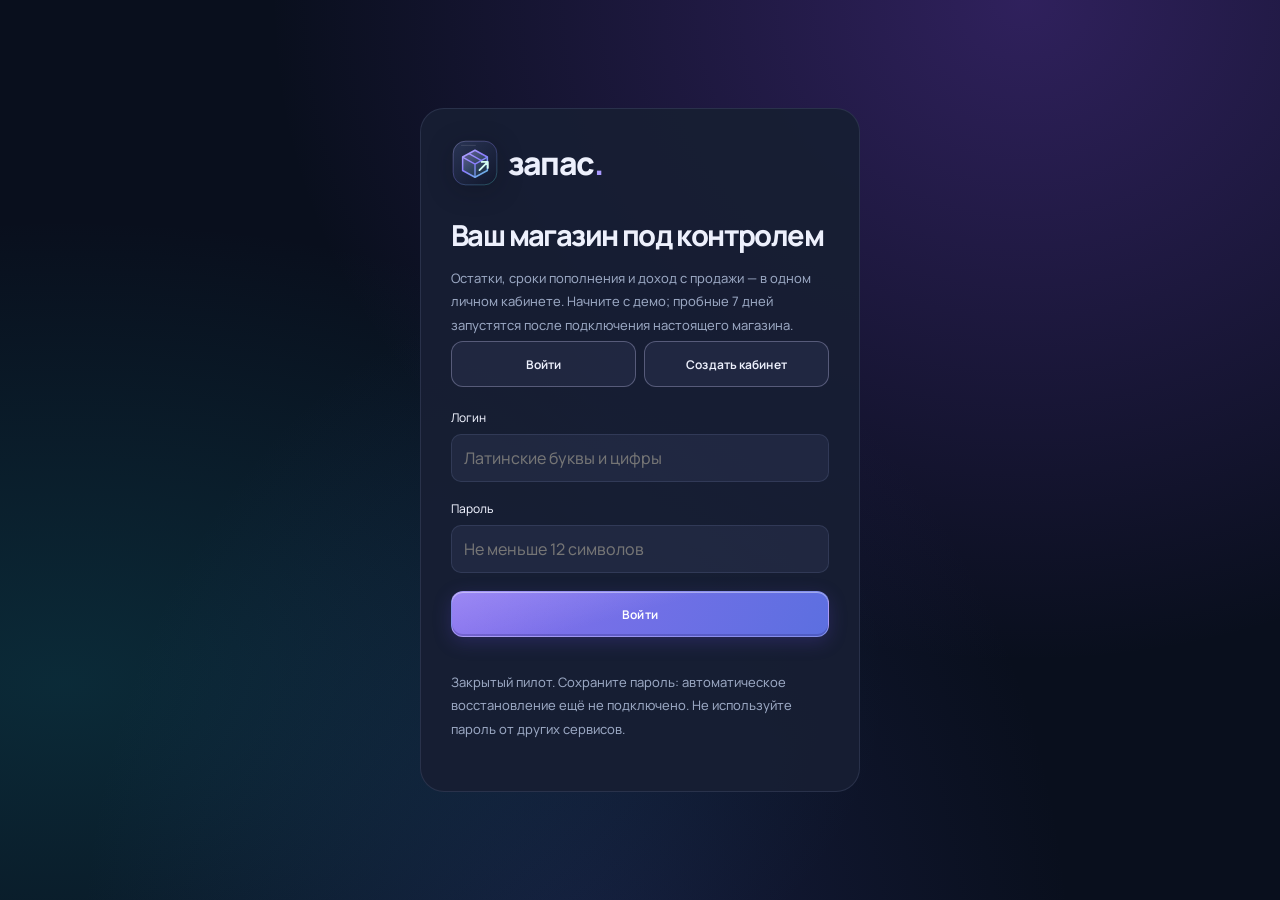
<file: web.html>
<!doctype html><html lang="ru"><head><meta charset="utf-8"><meta name="viewport" content="width=device-width,initial-scale=1"><title>Запас — вход в личный кабинет</title><link rel="icon" href="/logo.svg"><link rel="stylesheet" href="/style.css"><script src="/auth.js" defer></script></head><body class="auth-page" data-theme="dark"><section class="auth-card"><div class="brand"><img src="/logo.svg" width="48" height="48" alt="">запас<span class="brand-period">.</span></div><h1>Ваш магазин под контролем</h1><p>Остатки, сроки пополнения и доход с продажи — в одном личном кабинете. Начните с демо; пробные 7 дней запустятся после подключения настоящего магазина.</p><div class="auth-tabs"><button type="button" id="auth-login">Войти</button><button type="button" id="auth-register">Создать кабинет</button></div><form id="auth-form" class="builder-form"><label>Логин<input name="login" autocomplete="username" minlength="3" maxlength="48" pattern="[a-zA-Z0-9_.\-]{3,48}" required placeholder="Латинские буквы и цифры"></label><label>Пароль<input name="password" type="password" autocomplete="current-password" minlength="12" maxlength="128" required placeholder="Не меньше 12 символов"></label><button type="submit" id="auth-submit">Войти</button><p id="auth-result" class="form-result" role="status"></p></form><p class="field-help">Закрытый пилот. Сохраните пароль: автоматическое восстановление ещё не подключено. Не используйте пароль от других сервисов.</p></section></body></html>
</file>
<file: style.css>
:root{font-family:Segoe UI,Arial,sans-serif;color:#203831;background:#f5f7f4;font-size:14px}*{box-sizing:border-box}body{margin:0}aside{width:230px;position:fixed;inset:0 auto 0 0;background:#163e32;color:#dce8de;padding:36px 22px}.brand{font-size:37px;font-weight:750;letter-spacing:-2px;text-decoration:none;color:#f1f5dd}.brand span{color:#cef078;padding-left:9px}.caption{font-size:9px;letter-spacing:2px;margin:18px 0 46px;color:#b4c7b9}nav{display:grid;gap:10px}nav a{color:#c0d1c6;text-decoration:none;padding:14px 12px;border-radius:8px;font-size:13px}nav a.active{background:#305749;color:#edfacf}.aside-bottom{position:absolute;bottom:32px;line-height:2;font-size:12px}.aside-bottom small{color:#a5bfb0}.dot{display:inline-block;background:#c7ed85;width:7px;height:7px;border-radius:50%;margin-right:7px}main{margin-left:230px;padding:42px 42px 20px;max-width:1660px}.eyebrow{font-size:10px;font-weight:650;letter-spacing:1.8px;color:#7a8e7e}header{display:flex;justify-content:space-between;align-items:center;gap:24px;margin-bottom:26px}h1{font-size:36px;letter-spacing:-1.3px;font-weight:600;margin:12px 0}h1 span{color:#7d9e50;font-size:31px;margin-left:20px}p{color:#7a887e;line-height:1.6;margin:4px 0}button{border:0;border-radius:7px;padding:12px 17px;background:#224f3e;color:white;font:inherit;cursor:pointer}button:hover{background:#37634c}button:disabled{opacity:.5;cursor:wait}input:focus,button:focus-visible,a:focus-visible{outline:3px solid #99b65e;outline-offset:2px}.notice{border:1px solid #dde7c9;border-radius:8px;background:#f0f4e4;padding:13px 17px;font-size:12px;line-height:1.6;margin-bottom:18px;color:#576d42}.error{background:#fff0ec;border:1px solid #edc3b9;padding:14px;border-radius:8px;margin-bottom:16px;color:#a13c30}.stats{display:grid;grid-template-columns:repeat(4,1fr);gap:16px;margin:24px 0}.stats article{background:white;border:1px solid #e1e7df;border-radius:12px;padding:22px}.stats article.attention{background:#e9efdd;border-color:#dbe5c8}.stats span{display:block;font-size:12px;color:#6f7c6e}.stats strong{font-size:40px;font-weight:550;display:block;margin:15px 0 9px;letter-spacing:-1px}.stats strong.interval{font-size:32px}.stats em{font-size:16px;font-style:normal;color:#88917e}.stats small{font-size:10px;color:#899184}.panel{background:white;border:1px solid #e1e7df;border-radius:12px;overflow:hidden;scroll-margin-top:20px}.panel-head{display:flex;align-items:center;justify-content:space-between;padding:25px 25px 20px;gap:16px}h2{margin:0 0 6px;font-size:19px;font-weight:600;letter-spacing:-.4px}.panel-head p{font-size:12px}.search{display:flex;gap:8px;align-items:center;border:1px solid #e1e5df;border-radius:7px;padding:9px 12px}.search input{border:0;min-width:185px;font:inherit;font-size:12px;color:#234435}.filters{display:flex;gap:8px;padding:0 25px 20px;align-items:center}.filters button{background:transparent;color:#7b877c;padding:8px 12px;font-size:12px}.filters button.selected{background:#eaf0e1;color:#345330}.filters span{margin-left:auto;color:#8c968a;font-size:11px}.table-scroll{overflow-x:auto}table{width:100%;border-collapse:collapse;white-space:nowrap;text-align:left}th{font-size:10px;font-weight:500;color:#899286;background:#f8faf6;padding:13px 22px;border-block:1px solid #edf0e9}td{padding:19px 22px;border-bottom:1px solid #eef1e9;font-size:12px}td strong{display:block;font-weight:600;margin-bottom:5px}td small{font-size:10px;color:#9a9f94}.badge{padding:5px 8px;border-radius:5px;font-size:10px;display:inline-block}.ozon{background:#eef3ff;color:#4571ce}.wb{background:#f5ebfa;color:#9d60b1}.empty{background:#fbece6;color:#af664b}.low,.soon{background:#fbf2dc;color:#997a2d}.ok{background:#edf3e6;color:#6f8a4a}.footnote{padding:15px 25px;font-size:10px;line-height:1.7;color:#939c8f}.bottom-grid{display:grid;grid-template-columns:1.25fr 1fr;gap:22px;margin-top:23px}.round-icon{background:#eef3e4;width:32px;height:32px;border-radius:50%;display:grid;place-items:center}.event{padding:16px 25px;border-top:1px solid #eff2eb;display:flex;gap:13px}.event-icon{color:#aa8850}.event p{color:#465b4b;font-size:12px}.event small{display:block;font-size:10px;color:#9ba28e;margin-top:5px}form{padding:0 25px 16px}form label{display:grid;grid-template-columns:1fr 75px;gap:8px;align-items:center;margin-bottom:16px;font-size:12px}form label span{grid-column:1 / -1;font-size:10px;color:#959e8b;margin-top:-3px}form input{width:75px;border:1px solid #dce4d6;padding:9px;border-radius:6px;font:inherit}form button{width:100%;font-size:12px}#saved{font-size:11px}.telegram{margin:0 25px 23px;padding:13px;background:#f6f8f1;border-radius:7px}.telegram strong{font-size:12px}.telegram p{font-size:11px}footer{display:flex;justify-content:space-between;margin-top:25px;color:#9da593;font-size:10px}[hidden]{display:none!important}@media(max-width:1150px){aside{width:195px;padding-inline:17px}main{margin-left:195px;padding:30px 22px}.stats{gap:10px}.stats article{padding:16px}.search{display:none}td,th{padding-inline:14px}}@media(max-width:780px){aside{position:static;width:auto;padding:18px 22px;display:flex;align-items:center;justify-content:space-between}.brand{font-size:28px}.caption,.aside-bottom,nav{display:none}main{margin:0;padding:24px 16px}header{align-items:flex-start}header p{font-size:12px}h1{font-size:26px}h1 span{display:none}header button{font-size:11px;padding:10px;white-space:nowrap}.stats{grid-template-columns:repeat(2,1fr)}.bottom-grid{grid-template-columns:1fr}.panel-head{padding:20px}footer span{max-width:55%;text-align:right}.filters{padding-inline:16px}.filters span{display:none}}
:root{--accent:#224f3e}.planner{margin-bottom:24px;border-color:#cfdbc1}.product-picker{font-size:11px;color:#788574;display:grid;gap:5px}.product-picker select{max-width:290px;padding:10px;border:1px solid #d8e3cf;border-radius:7px;color:#234435;background:white}.plan-advice{margin:0 25px 16px;padding:16px 20px;background:#eaf1df;border-left:3px solid #7c9e45;font-size:16px;line-height:1.6}.plan-facts{display:flex;flex-wrap:wrap;gap:9px;margin:0 25px 18px}.fact{background:#f5f7f1;border-radius:6px;padding:9px 12px;font-size:11px;color:#65745b}.fact.warn{background:#fff1dd;color:#8f662a}.scenario-cards{display:grid;grid-template-columns:1fr 1fr;gap:16px;margin:0 25px}.scenario{border:1px solid #e0e6d8;border-radius:9px;padding:18px}.scenario h3{font-size:15px;margin:0 0 13px}.scenario strong{font-size:24px;display:block;font-weight:550;margin-bottom:10px}.scenario p{font-size:12px;line-height:1.8}.comparison{margin:17px 25px;color:#36513a;font-size:13px;line-height:1.8}.route-settings{margin:0 25px;border-top:1px solid #e9eee1;padding-top:15px}.route-settings summary{cursor:pointer;font-size:12px;color:#375f42;padding-bottom:15px}.route-settings form{padding:10px 0}.route-grid{display:grid;grid-template-columns:repeat(3,1fr);gap:20px}.route-grid fieldset{padding:0;border:0;min-width:0}.route-grid legend{font-size:12px;font-weight:650;margin-bottom:17px}.route-grid label{grid-template-columns:1fr 75px;line-height:1.5;min-height:37px;gap:10px;font-size:11px}.route-grid input{width:75px}.route-grid input[type=text]{width:100%}.route-grid p{font-size:10px;margin:8px 0 18px}.route-settings button{max-width:280px}.supply_due{background:#fbe8dd;color:#a45432}@media(max-width:1000px){.route-grid{grid-template-columns:1fr 1fr}.planner .panel-head{align-items:flex-start}.product-picker select{max-width:230px}}@media(max-width:780px){.scenario-cards,.route-grid{grid-template-columns:1fr}.planner .panel-head{display:block}.product-picker{margin-top:12px}.product-picker select{max-width:100%;width:100%}.plan-advice{font-size:14px}.scenario strong{font-size:21px}}

/* Theme and distinct workspaces */
body{--bg:#edf1f7;--panel:rgba(255,255,255,.76);--ink:#233249;--muted:#738098;--line:rgba(89,111,149,.16);--soft:rgba(105,132,188,.08);--accent:#6464ed;color:var(--ink);background:radial-gradient(ellipse at 85% 0%,#d9d4fa 0,transparent 50%),radial-gradient(ellipse at 0% 90%,#cce6e3 0,transparent 50%),var(--bg);min-height:100vh;background-attachment:fixed}
body[data-theme=dark]{--bg:#0b1020;--panel:rgba(24,31,53,.71);--ink:#edf0fc;--muted:#9aa7c2;--line:rgba(172,184,232,.13);--soft:rgba(133,147,209,.09);--accent:#9390ff;background:radial-gradient(ellipse at 80% -10%,#302653 0,transparent 52%),radial-gradient(ellipse at -15% 70%,#123b43 0,transparent 50%),var(--bg)}
aside{background:rgba(14,20,36,.86);backdrop-filter:blur(24px);border-right:1px solid rgba(170,187,235,.12);width:230px}.brand{color:#f1efff}.brand span{color:#a3a0ff}nav a{transition:background .2s,transform .2s;color:#aebbd2}nav a:hover{transform:translateX(3px);background:rgba(142,140,255,.09)}nav a.active{background:linear-gradient(110deg,rgba(143,133,255,.26),rgba(111,154,227,.12));box-shadow:inset 0 0 0 1px rgba(162,159,255,.24);color:#eceaff}main{padding-top:40px}.eyebrow{color:var(--accent)}header h1{color:var(--ink);letter-spacing:-1px}header p,p{color:var(--muted)}.panel,.stats article{color:var(--ink);background:var(--panel);border:1px solid var(--line);backdrop-filter:blur(22px);box-shadow:inset 0 1px 0 rgba(255,255,255,.08),0 12px 40px rgba(0,0,0,.06);border-radius:17px}.stats article.attention{background:linear-gradient(125deg,rgba(127,111,226,.18),var(--panel));border-color:rgba(153,136,247,.28)}.stats span,.stats small,.stats em{color:var(--muted)}button{background:linear-gradient(120deg,#7165de,#536dca);box-shadow:inset 0 1px 0 rgba(255,255,255,.24),0 4px 14px rgba(79,62,183,.15);transition:transform .18s,filter .18s}button:hover{background:linear-gradient(120deg,#8175ee,#637dda);transform:translateY(-1px);filter:brightness(1.08)}button:active{transform:translateY(1px)}.notice{background:var(--soft);color:var(--muted);border-color:var(--line)}.plan-advice{background:linear-gradient(110deg,rgba(123,112,221,.17),rgba(73,155,160,.08));border-color:var(--accent);border-radius:9px}.fact,.telegram{background:var(--soft);color:var(--muted)}.fact.warn{background:rgba(222,161,61,.12);color:#d3a45e}.scenario{border-color:var(--line);background:linear-gradient(145deg,rgba(133,150,218,.08),transparent)}.scenario strong{color:var(--ink)}.comparison{color:var(--ink)}.product-picker,.footnote,footer,td small,.filters span{color:var(--muted)}input,select,.product-picker select,.search{background:var(--soft);color:var(--ink);border-color:var(--line)}.search input{background:transparent;color:var(--ink)}select option{background:var(--bg);color:var(--ink)}th{background:var(--soft);color:var(--muted);border-color:var(--line)}td{border-color:var(--line)}.route-settings{border-color:var(--line)}.route-settings summary{color:var(--accent)}.route-grid input,form input{background:var(--soft);color:var(--ink);border-color:var(--line)}.filters button{color:var(--muted);box-shadow:none}.filters button.selected{background:rgba(142,132,239,.17);color:var(--accent)}.round-icon{background:var(--soft);color:var(--accent)}.event{border-color:var(--line)}.event p{color:var(--ink)}.theme-toggle{position:absolute;bottom:115px;left:22px;width:185px;background:rgba(158,158,220,.1);border:1px solid rgba(158,158,220,.2);box-shadow:none;color:#c3cce3}.bottom-grid{display:contents}#alerts,#settings{margin-top:24px}.panel{animation:appear .35s ease-out}.badge{border:1px solid rgba(160,170,205,.1)}body[data-theme=dark] .ok{background:rgba(77,174,135,.13);color:#81d6b2}body[data-theme=dark] .low,body[data-theme=dark] .soon{background:rgba(221,173,73,.13);color:#e0bd74}body[data-theme=dark] .empty,body[data-theme=dark] .supply_due{background:rgba(218,115,101,.14);color:#ec9e91}body[data-theme=dark] .ozon{background:rgba(74,126,242,.15);color:#8eb4ff}body[data-theme=dark] .wb{background:rgba(187,106,223,.14);color:#d39bed}
body[data-view=overview] #products,body[data-view=overview] #alerts,body[data-view=overview] #settings{display:none}body[data-view=products] .stats,body[data-view=products] #planner,body[data-view=products] #alerts,body[data-view=products] #settings{display:none}body[data-view=alerts] .stats,body[data-view=alerts] #planner,body[data-view=alerts] #products,body[data-view=alerts] #settings{display:none}body[data-view=settings] .stats,body[data-view=settings] #planner,body[data-view=settings] #products,body[data-view=settings] #alerts{display:none}
@keyframes appear{from{opacity:0;transform:translateY(7px)}to{opacity:1;transform:translateY(0)}}@media(prefers-reduced-motion:reduce){*,*::before,*::after{animation:none!important;transition:none!important;scroll-behavior:auto!important}}@media(max-width:780px){aside{display:block;width:auto}nav{display:flex;gap:5px;margin-top:15px;overflow:auto}nav a{white-space:nowrap;font-size:11px;padding:10px}.theme-toggle{position:static;width:auto;margin-top:15px;font-size:11px}main{margin-left:0}.scenario-cards{grid-template-columns:1fr}.stats{grid-template-columns:1fr 1fr}}

/* Locally hosted Cyrillic variable font and liquid glass finish */
@font-face{font-family:Manrope;src:url('/manrope.ttf') format('truetype');font-weight:200 800;font-display:swap}
:root{font-family:Manrope,'Segoe UI',sans-serif}button,input,select{font-family:inherit}body{font-weight:450;-webkit-font-smoothing:antialiased}h1{font-weight:750!important;letter-spacing:-1.6px!important}h2{font-weight:700}.brand{font-weight:800;letter-spacing:-2px}.stats strong{font-weight:650;font-variant-numeric:tabular-nums}.scenario strong{font-weight:650;letter-spacing:-.6px}body[data-theme=dark]{background:radial-gradient(ellipse at 80% 0%,rgba(110,61,196,.38),transparent 52%),radial-gradient(ellipse at 5% 76%,rgba(17,140,151,.22),transparent 48%),radial-gradient(ellipse at 45% 110%,rgba(67,76,175,.22),transparent 50%),#090f1d;background-attachment:fixed}
.panel,.stats article{position:relative;background-image:linear-gradient(125deg,rgba(255,255,255,.055),transparent 38%,rgba(166,185,255,.025));box-shadow:inset 0 1px 0 rgba(255,255,255,.17),inset 1px 0 0 rgba(255,255,255,.04),0 16px 45px rgba(0,0,0,.13);backdrop-filter:blur(28px) saturate(140%);border-radius:20px}.panel::before,.stats article::before{content:'';position:absolute;top:0;left:8%;right:24%;height:1px;background:linear-gradient(90deg,transparent,rgba(205,218,255,.6),transparent);pointer-events:none}.stats article.attention{background-image:radial-gradient(ellipse at 80% 0%,rgba(169,139,255,.2),transparent 80%)}
button{position:relative;overflow:hidden;border:1px solid rgba(215,211,255,.3);border-radius:12px;font-weight:650;letter-spacing:.1px;background:linear-gradient(165deg,rgba(186,172,255,.4),transparent 48%),linear-gradient(115deg,#8770ed,#5c6fe0);box-shadow:inset 0 1px 0 rgba(255,255,255,.4),inset 0 -2px 0 rgba(30,25,93,.22),0 5px 18px rgba(94,73,213,.25);transition:transform .2s ease,box-shadow .2s ease,filter .2s ease}button::after{content:'';position:absolute;inset:0;background:linear-gradient(110deg,transparent 20%,rgba(255,255,255,.18) 48%,transparent 75%);transform:translateX(-130%);transition:transform .6s;pointer-events:none}button:hover::after{transform:translateX(130%)}button:hover{background:linear-gradient(165deg,rgba(210,195,255,.4),transparent 48%),linear-gradient(115deg,#9480f2,#6b80ed);box-shadow:inset 0 1px 0 rgba(255,255,255,.48),0 7px 25px rgba(116,89,235,.35);transform:translateY(-2px)}button:active{transform:translateY(0);box-shadow:inset 0 2px 6px rgba(25,25,72,.25)}button:disabled{transform:none}button:disabled::after{display:none}.theme-toggle{border-radius:12px;background:linear-gradient(140deg,rgba(187,194,244,.13),rgba(138,145,199,.05));box-shadow:inset 0 1px 0 rgba(255,255,255,.12)}nav a{border-radius:12px;font-weight:550}nav a.active{background:linear-gradient(125deg,rgba(161,148,255,.25),rgba(108,135,201,.09));box-shadow:inset 0 1px 0 rgba(228,221,255,.22),inset 0 0 0 1px rgba(167,157,243,.25),0 4px 22px rgba(78,62,150,.12)}.filters button{border-color:transparent;background:transparent}.filters button.selected{border-color:rgba(157,147,235,.2);box-shadow:inset 0 1px 0 rgba(255,255,255,.12)}input,select,.search,.product-picker select{border-radius:10px}.plan-advice{box-shadow:inset 0 1px 0 rgba(255,255,255,.1);border-radius:12px}.scenario{border-radius:15px;background-image:linear-gradient(145deg,rgba(195,207,255,.07),transparent 65%)}.notice{border-radius:12px}input:focus,select:focus,button:focus-visible,a:focus-visible{outline:2px solid #a99aff;outline-offset:3px}body[data-theme=light] .panel,body[data-theme=light] .stats article{box-shadow:inset 0 1px 0 white,0 12px 35px rgba(71,78,125,.08)}

/* Less compositing and no perpetual DOM animation on polling */
.panel,.stats article,aside{backdrop-filter:none;animation:none}.panel,.stats article{background-color:var(--panel)}body[data-theme=dark]{--panel:rgba(23,31,52,.96)}body[data-theme=light]{--panel:rgba(255,255,255,.96)}.panel::before,.stats article::before{opacity:.6}.actions{margin-bottom:22px}.action-item{display:flex;align-items:center;justify-content:space-between;width:calc(100% - 40px);margin:0 20px 12px;padding:15px 18px;text-align:left;background:var(--soft);color:var(--ink);box-shadow:none;border:1px solid var(--line);font-size:12px;gap:16px}.action-item:hover{background:var(--soft);box-shadow:0 0 0 1px var(--accent);transform:none}.action-item strong,.action-item small{display:block}.action-item small{font-weight:450;color:var(--muted);margin-top:6px;line-height:1.6}.action-item>span:last-child{white-space:nowrap;color:var(--accent)}.action-item::after{display:none}.scenario-details>summary{margin:0 25px 18px;padding:13px 0;cursor:pointer;color:var(--accent);font-size:13px}.scenario-details{margin-bottom:20px}.plan-facts{gap:7px}.fact{font-size:12px}.planner{scroll-margin-top:20px}.event small,.footnote{font-size:11px}.panel-head p{font-size:13px}.stats small{font-size:11px}.actions .panel-head{padding-bottom:14px}body:not([data-view=overview]) #actions{display:none}@media(max-width:780px){.action-item{align-items:flex-start}.action-item>span:last-child{font-size:10px}}
.workspace-screen{display:none}body[data-view=studio] #studio,body[data-view=connections] #connections,body[data-view=site-builder] #site-builder,body[data-view=bot-builder] #bot-builder{display:block}body:is([data-view=studio],[data-view=connections],[data-view=site-builder],[data-view=bot-builder]) :is(.stats,#actions,#planner,#products,#alerts,#settings){display:none!important}.studio-cards{display:grid;grid-template-columns:repeat(3,minmax(0,1fr));gap:16px;padding:0 25px 25px}.tool-card{display:flex;flex-direction:column;text-decoration:none;color:var(--ink);border:1px solid var(--line);background:var(--soft);border-radius:16px;padding:23px;transition:border-color .2s,transform .2s}.tool-card:hover{border-color:var(--accent);transform:translateY(-2px)}.tool-card h3{font-size:17px;margin:18px 0 8px}.tool-card p{font-size:12px;line-height:1.8;flex:1}.tool-card strong{font-size:12px;color:var(--accent);margin-top:20px}.tool-icon{display:grid;place-items:center;width:43px;height:43px;background:rgba(144,130,239,.14);border:1px solid var(--line);border-radius:13px;font-size:23px;color:var(--accent)}.launch-checklist{margin:0 25px 18px;border:1px solid var(--line);border-radius:13px;overflow:hidden}.checklist-row{display:grid;grid-template-columns:20px 150px 1fr;gap:10px;align-items:center;padding:15px 18px;border-bottom:1px solid var(--line);font-size:12px}.checklist-row:last-child{border:0}.checklist-row small{color:var(--muted)}.checklist-row>span{color:var(--muted)}.checklist-row>span.complete{color:#82d4b7}.back-link{color:var(--accent);font-size:12px;text-decoration:none;display:inline-block;margin-bottom:15px}.connection-grid{display:grid;grid-template-columns:repeat(3,minmax(0,1fr));gap:15px;padding:0 25px}.connection-form{padding:20px;border:1px solid var(--line);border-radius:14px;background:var(--soft);min-width:0}.connection-title{display:flex;align-items:center;justify-content:space-between;gap:8px}.connection-title h3{margin:0}.connection-form p{font-size:11px;margin:15px 0}.connection-form a{color:var(--accent)}.connection-form label,.builder-form>label{display:flex;flex-direction:column;align-items:stretch;font-size:12px;gap:8px;margin:0 0 18px}.connection-form input,.builder-form input:not([type=checkbox]),.builder-form select,.builder-form textarea{width:100%;max-width:100%;border:1px solid var(--line);background:var(--soft);color:var(--ink);padding:12px;border-radius:10px;font:inherit;font-size:13px;min-height:44px}.connection-form button{width:100%;min-height:44px;font-size:12px}.connection-note{margin:22px 25px}.form-result{font-size:12px;line-height:1.7;color:var(--accent);min-height:20px}.builder-layout{display:grid;grid-template-columns:minmax(270px,.9fr) minmax(300px,1.1fr);gap:30px;padding:0 25px 28px}.builder-form{padding:0;min-width:0}.builder-form>button{min-height:46px}.builder-form textarea{resize:vertical;line-height:1.7}.builder-form .toggle-row{display:flex;flex-direction:row;align-items:center;gap:12px;min-height:44px;cursor:pointer;margin-bottom:8px}.toggle-row input[type=checkbox]{width:20px;height:20px;accent-color:#8e81ed;flex:0 0 20px;margin:0}.field-help{font-size:11px;color:var(--muted);line-height:1.8;margin:10px 0 20px}.secondary-button{display:block;border:1px solid var(--line);padding:13px;border-radius:10px;color:var(--ink);text-align:center;text-decoration:none;font-size:12px}.preview-column{min-width:0}.preview-toolbar{display:flex;justify-content:space-between;gap:12px;align-items:center;margin-bottom:18px;font-size:12px}.preview-toolbar>div{display:flex;gap:5px}.preview-toolbar button{font-size:10px;padding:9px;background:var(--soft);color:var(--muted);box-shadow:none;border-color:var(--line)}.preview-toolbar button.selected{color:var(--accent);border-color:var(--accent)}.site-preview-wrap{width:100%;height:680px;background:#0c1020;border:1px solid #ffffff25;border-radius:18px;overflow:hidden;margin:auto}.site-preview-wrap.phone{max-width:360px;border:7px solid #252e46;border-radius:30px}.site-preview-wrap iframe{width:100%;height:100%;border:0;background:#0c1020}.notification-options{border:1px solid var(--line);border-radius:12px;padding:16px;margin:6px 0 20px}.notification-options legend{font-size:12px}.notification-options label{font-size:12px}.notification-options .toggle-row{display:flex;grid-template-columns:none;align-items:center;gap:10px}.enable-bot{padding:12px;border-radius:12px;background:var(--soft)}.phone-chat{max-width:370px;border:7px solid #283249;border-radius:30px;overflow:hidden;background:#111b2c;margin:auto;box-shadow:0 18px 45px #0002}.chat-heading{display:flex;gap:12px;padding:20px 15px;background:#1e2a40;color:#f3f4ff;align-items:center}.chat-heading strong{font-size:13px}.chat-heading small{display:block;font-size:10px;color:#a3afc7;margin-top:5px}.bot-avatar{width:36px;height:36px;border-radius:50%;background:#8173d5;display:grid;place-items:center}.chat-messages{min-height:230px;max-height:430px;overflow-y:auto;padding:20px 14px;display:flex;flex-direction:column;gap:10px;scrollbar-width:thin}.chat-bubble{background:#25334b;color:#eef2ff;padding:13px;border-radius:13px 13px 13px 3px;font-size:12px;line-height:1.7;white-space:pre-wrap;overflow-wrap:anywhere;max-width:94%}.chat-bubble.user{align-self:flex-end;background:#6559aa;border-radius:13px 13px 3px 13px}.chat-keyboard{padding:12px;display:grid;gap:7px;border-top:1px solid #ffffff10}.chat-keyboard button{font-size:12px;min-height:44px;background:#263752;box-shadow:none;border-color:#ffffff18;color:#dce5ff}.chat-reset{width:100%;border-radius:0;background:#18263e;box-shadow:none;border:0;font-size:10px;padding:13px;color:#b7c3dc}.nav-icon{display:inline-block;width:22px;flex:0 0 22px;text-align:center}.nav-label{display:inline-block}nav a{display:flex;align-items:center;gap:8px}input,select,textarea,button,a{touch-action:manipulation}main{min-width:0}.panel-head{flex-wrap:wrap}body{overflow-x:clip}textarea:focus{outline:2px solid #a99aff;outline-offset:2px}@media(max-width:1150px){.connection-grid{grid-template-columns:1fr}.studio-cards{gap:10px}.tool-card{padding:17px}.builder-layout{grid-template-columns:1fr 1fr;gap:20px}.connection-form{max-width:100%}.connection-form p{max-width:650px}}@media(min-width:781px) and (max-width:960px){.builder-layout{grid-template-columns:1fr}.studio-cards{grid-template-columns:1fr}.site-preview-wrap.phone{max-width:360px}}@media(max-width:780px){aside{position:relative;display:block;padding:19px 18px;width:100%;min-height:74px;border-right:0;border-bottom:1px solid var(--line);background:#10172a}.brand{display:inline-block;font-size:29px}.theme-toggle{position:absolute;left:auto;right:16px;top:18px;bottom:auto;margin:0;width:auto;min-height:40px;font-size:10px;padding:9px 12px}nav{position:fixed;z-index:30;left:0;right:0;bottom:0;display:grid;grid-template-columns:repeat(5,minmax(0,1fr));gap:0;padding:8px 5px calc(8px + env(safe-area-inset-bottom));margin:0;background:#121b2e;border-top:1px solid #ffffff1b;box-shadow:0 -7px 22px #0002;overflow:visible}nav a{display:flex;flex-direction:column;justify-content:center;gap:5px;min-height:54px;padding:7px 2px;font-size:9px;border-radius:10px;white-space:nowrap}.nav-icon{font-size:20px;width:auto;line-height:1}.nav-label{font-size:9px}nav a:hover{transform:none}main{margin:0;padding:25px 15px calc(105px + env(safe-area-inset-bottom));width:100%;max-width:100%}header{gap:12px;align-items:flex-start;flex-wrap:wrap;margin-bottom:20px}header h1{font-size:27px!important;letter-spacing:-1px!important;margin:10px 0}header p{font-size:12px}header>div{flex:1 1 230px}header>button{min-height:44px;font-size:11px;margin-left:auto}.eyebrow{font-size:9px}.stats{grid-template-columns:repeat(2,minmax(0,1fr));gap:10px;margin:16px 0}.stats article{padding:16px;min-width:0;border-radius:15px}.stats strong{font-size:32px}.stats span,.stats small{font-size:10px;line-height:1.6}.panel{border-radius:16px}.panel-head{padding:19px 17px;gap:12px}.panel-head h2{font-size:18px}.notice{font-size:11px;padding:12px}.studio-cards{grid-template-columns:1fr;padding:0 17px 17px;gap:12px}.tool-card{padding:19px}.tool-card h3{margin:13px 0 6px}.tool-card strong{margin-top:13px}.launch-checklist{margin-inline:17px}.checklist-row{grid-template-columns:18px 1fr;padding:14px;gap:6px 10px}.checklist-row small{grid-column:2}.connection-grid{padding:0 17px;gap:14px}.connection-note{margin:18px 17px}.builder-layout{grid-template-columns:minmax(0,1fr);padding:0 17px 22px;gap:25px}.builder-form input:not([type=checkbox]),.builder-form textarea,.builder-form select,.connection-form input{font-size:16px;min-height:48px}.builder-form>label,.connection-form label{font-size:13px}.builder-form>button,.builder-form .secondary-button{width:100%;min-height:48px}.preview-toolbar{flex-wrap:wrap}.site-preview-wrap.phone{max-width:100%;height:620px}.phone-chat{max-width:100%}.footnote{padding:15px 17px;font-size:10px}.route-grid{grid-template-columns:1fr}.route-grid input{font-size:16px;min-height:44px;width:90px}.route-grid label{grid-template-columns:1fr 90px;font-size:12px}.scenario-cards{margin-inline:17px}.plan-advice,.plan-facts{margin-inline:17px}.route-settings{margin-inline:17px}.search{display:flex;width:100%;min-height:44px}.search input{font-size:16px;min-width:0;width:100%}.filters{flex-wrap:wrap}.table-scroll{scrollbar-width:thin}td,th{padding:15px 12px}footer{gap:15px}.action-item{width:calc(100% - 28px);margin-inline:14px;padding:14px;min-height:70px}.action-item strong{font-size:12px}.action-item small{font-size:11px}.scenario-details>summary{margin-inline:17px;min-height:44px;font-size:12px}body[data-theme=light] nav{background:#eef0fa;border-color:#ccd3e8}body[data-theme=light] nav a{color:#56617f}body[data-theme=light] nav a.active{color:#5046a2}.preview-column{width:100%}#settings form{padding:0 17px 17px}#settings form label{font-size:12px}#settings form input{font-size:16px;min-height:44px;width:90px}#settings form button{min-height:46px}}
body:is([data-view=studio],[data-view=site-builder],[data-view=bot-builder]) header>button{display:none}

/* Brand and the marketplace entry screen. No blur layers or continuous animation. */
[hidden]{display:none!important}
.brand{display:flex!important;align-items:center;gap:9px;letter-spacing:-1.8px;font-size:32px!important;line-height:1;color:var(--ink)}.brand img{flex:none;filter:drop-shadow(0 5px 12px #06091444)}.brand .brand-period{padding:0;margin-left:-8px;color:#a99aff}.header-controls{display:flex;align-items:center;gap:10px;flex-wrap:wrap;justify-content:flex-end}.marketplace-switch{background:var(--soft);color:var(--ink);border-color:var(--line);box-shadow:inset 0 1px 0 #ffffff15;min-height:44px;font-size:12px;white-space:nowrap}body[data-marketplace=Ozon] .marketplace-switch{border-color:#5e95ff66;color:#84b0ff}body[data-marketplace=WB] .marketplace-switch{border-color:#dd6de466;color:#e69bec}
.marketplace-welcome{position:fixed;inset:0;z-index:100;overflow:auto;display:grid;place-items:center;padding:32px 22px;background:radial-gradient(ellipse at 18% 10%,#6360c52b,transparent 52%),radial-gradient(ellipse at 90% 85%,#2b9baf1c,transparent 52%),var(--bg,#0b1020)}.welcome-card{max-width:760px;width:100%;text-align:center}.welcome-brand{display:flex;align-items:center;justify-content:center;gap:13px;margin-bottom:34px;font-size:44px;font-weight:800;letter-spacing:-2.5px;color:var(--ink)}.welcome-brand .brand-period{color:#b0a0ff}.welcome-card h1{font-size:clamp(30px,5vw,46px);line-height:1.15;letter-spacing:-1.8px;margin:17px 0}.welcome-card>p{max-width:450px;margin:0 auto;line-height:1.8;font-size:14px}.welcome-card>small{display:block;color:var(--muted);font-size:12px;margin:18px 0}.marketplace-choices{display:grid;grid-template-columns:1fr 1fr;gap:18px;margin-top:32px}.marketplace-card{display:flex;align-items:flex-start;flex-direction:column;text-align:left;gap:12px;min-height:254px;padding:27px;border-radius:23px;color:var(--ink);background:linear-gradient(145deg,#ffffff08,transparent 70%),var(--panel);border:1px solid var(--line);box-shadow:inset 0 1px 0 #ffffff20,0 15px 50px #00000018;transition:transform .18s,border-color .18s,box-shadow .18s}.marketplace-card:after{display:none}.marketplace-card:hover{transform:translateY(-3px);background:linear-gradient(145deg,#ffffff0d,transparent),var(--panel)}.marketplace-symbol{display:grid;place-items:center;width:52px;height:52px;border-radius:17px;font-size:29px;font-weight:800;letter-spacing:-3px;padding-right:3px;background:linear-gradient(145deg,#4c8dff,#1252df);color:white;box-shadow:inset 0 1px 0 #ffffff55,0 7px 21px #175deb30}.wb-choice .marketplace-symbol{background:linear-gradient(140deg,#e55bd1,#8527ce);box-shadow:inset 0 1px 0 #ffffff55,0 7px 21px #a923ce25}.marketplace-card strong{font-size:23px;font-weight:750;letter-spacing:-.7px}.marketplace-card>span:not(.marketplace-symbol):not(.choice-link){font-size:12px;font-weight:450;color:var(--muted);line-height:1.7}.marketplace-card .choice-link{display:flex;justify-content:space-between;width:100%;font-size:12px;font-weight:650;color:#90baff;padding-top:17px;margin-top:auto}.wb-choice .choice-link{color:#e29ae8}.ozon-choice:hover,.ozon-choice[aria-pressed=true]{border-color:#609dff;box-shadow:inset 0 1px 0 #ffffff28,0 12px 45px #2366d51c}.wb-choice:hover,.wb-choice[aria-pressed=true]{border-color:#d875dc;box-shadow:inset 0 1px 0 #ffffff28,0 12px 45px #b236c21c}.marketplace-card:disabled{opacity:.65}.welcome-card #marketplace-error{font-size:12px;min-height:24px;margin-top:16px;color:var(--accent)}.text-button{background:transparent;box-shadow:none;color:var(--muted);border:0;font-size:12px;padding:10px}.text-button:hover{background:var(--soft);box-shadow:none;transform:none}body:is([data-view=studio],[data-view=site-builder],[data-view=bot-builder]) .header-controls #refresh{display:none}body[data-theme=light] .marketplace-switch{color:var(--ink)}body[data-theme=light] .marketplace-card .choice-link{color:#225dcc}body[data-theme=light] .wb-choice .choice-link{color:#922baa}
@media(max-width:780px){.brand{display:inline-flex!important;font-size:27px!important;gap:7px}.brand img{width:38px;height:38px}.header-controls{width:100%;justify-content:space-between;gap:8px}.header-controls button{min-height:42px;padding:11px 13px;font-size:11px}.marketplace-welcome{padding:26px 20px calc(26px + env(safe-area-inset-bottom))}.welcome-brand{font-size:38px;margin-bottom:26px}.welcome-brand img{width:57px;height:57px}.welcome-card>p{font-size:13px}.marketplace-choices{gap:12px;margin-top:25px}.marketplace-card{padding:20px 17px;min-height:242px;border-radius:20px}.marketplace-card strong{font-size:20px}.marketplace-card>span:not(.marketplace-symbol):not(.choice-link){font-size:11px}.marketplace-card .choice-link{font-size:11px}.marketplace-symbol{width:46px;height:46px;font-size:25px}}
@media(max-width:360px){.marketplace-choices{grid-template-columns:1fr}.marketplace-card{min-height:180px}.welcome-brand{margin-bottom:20px}}
@media(prefers-reduced-motion:reduce){.marketplace-card{transition:none}.marketplace-card:hover{transform:none}}

body[data-view=help] #help{display:block}body[data-view=help] :is(.stats,#actions,#planner,#products,#alerts,#settings){display:none!important}body[data-view=help] .header-controls #refresh{display:none}.guide-content{padding:0 26px 26px;max-width:870px}.guide-content article{padding:20px 0;border-top:1px solid var(--line)}.guide-content h3{font-size:17px;margin:0 0 12px;line-height:1.5}.guide-content p{font-size:14px;line-height:1.95;margin:0;overflow-wrap:anywhere}.guide-content dl{display:grid;grid-template-columns:105px 1fr;gap:12px;font-size:13px;line-height:1.6}.guide-content dt{color:var(--accent);font-weight:700}.guide-content dd{margin:0;color:var(--muted)}@media(max-width:780px){nav{grid-template-columns:repeat(6,minmax(0,1fr))}.guide-content{padding:0 18px 20px}.guide-content h3{font-size:16px}.guide-content p{font-size:13px}.guide-content dl{grid-template-columns:82px 1fr}}

body[data-view=economics] #economics,body[data-view=subscription] #subscription{display:block}body:is([data-view=economics],[data-view=subscription]) :is(.stats,#actions,#planner,#products,#alerts,#settings){display:none!important}body:is([data-view=economics],[data-view=subscription]) .header-controls #refresh{display:none}.economics-layout{display:grid;grid-template-columns:minmax(250px,.85fr) minmax(280px,1.15fr);gap:30px;padding:0 25px 25px}.economics-layout .builder-form input{font-size:14px}.economics-stats{display:grid;grid-template-columns:1fr;gap:12px}.economics-stats article{padding:20px;border:1px solid var(--line);border-radius:15px;background:var(--soft)}.economics-stats small{display:block;color:var(--muted);font-size:12px}.economics-stats strong{display:block;font-size:25px;margin-top:10px}.cost-breakdown{display:grid;grid-template-columns:1fr auto;gap:14px;font-size:13px;color:var(--muted);border-top:1px solid var(--line);padding-top:20px}.cost-breakdown dd{margin:0;color:var(--ink)}.loss-text{color:#ec9e91;line-height:1.8}.profit-button{padding:8px 12px;font-size:11px;background:var(--soft);color:var(--accent);box-shadow:none;white-space:nowrap}.profit-button.loss{color:#ec9e91}.subscription-content{padding:0 25px 25px;max-width:760px}.plan-card{padding:28px;border:1px solid var(--line);border-radius:20px;background:linear-gradient(150deg,#8d71e81a,transparent 80%),var(--soft);margin:20px 0}.plan-card h3{font-size:23px;margin:20px 0}.plan-card>strong{font-size:29px;color:var(--ink)}.plan-card p,.plan-card li{font-size:13px;line-height:1.9;color:var(--muted)}.plan-card li{margin:10px 0}.plan-card ul{padding-left:20px}.plan-card button{width:100%;min-height:48px}.subscription-content>.secondary-button{margin-top:14px}.auth-page{min-height:100vh;display:grid;place-items:center;padding:28px}.auth-card{width:min(100%,440px);padding:30px;background:var(--panel);border:1px solid var(--line);border-radius:24px}.auth-card h1{font-size:29px}.auth-card p{font-size:13px;line-height:1.8}.auth-card button{width:100%;min-height:46px}.auth-card .brand{margin-bottom:28px}.auth-card input{font-size:16px!important}.auth-tabs{display:flex;gap:8px;margin-bottom:22px}.auth-tabs button{font-size:12px;background:var(--soft);color:var(--ink);box-shadow:none}.auth-card .form-result{color:var(--accent)}
@media(max-width:1000px){.economics-layout{grid-template-columns:1fr}}@media(max-width:780px){nav{grid-template-columns:repeat(4,minmax(0,1fr));row-gap:2px}main{padding-bottom:calc(170px + env(safe-area-inset-bottom))}.economics-layout{padding:0 17px 20px;gap:22px}.subscription-content{padding:0 17px 20px}.plan-card{padding:22px}.plan-card>strong{font-size:25px}.economics-layout .builder-form input{font-size:16px}.auth-page{padding:18px}}

/* Clear per-unit calculation and shared, touch-friendly help. */
.economics-layout{grid-template-columns:minmax(270px,1fr) minmax(300px,1fr);gap:32px;align-items:start}.eco-step{border:0;padding:0;margin:0 0 24px;min-width:0}.eco-step legend{font-weight:700;font-size:15px;color:var(--ink);margin-bottom:16px;padding:0}.eco-step legend>span{display:inline-grid;place-items:center;width:25px;height:25px;border-radius:8px;background:var(--soft);color:var(--accent);font-size:12px;margin-right:8px}.step-note{font-size:12px;line-height:1.7;margin:0 0 17px;color:var(--muted)}.clear-economics label{gap:9px;margin-bottom:17px;font-size:13px}.clear-economics input{padding:12px 14px;min-height:46px}.price-mode{display:block;font-size:11px;line-height:1.7;color:var(--accent);margin:-8px 0 20px}.eco-extra{border:1px solid var(--line);border-radius:13px;padding:15px 17px;margin:0 0 22px}.eco-extra>summary{font-size:13px;cursor:pointer;color:var(--ink);font-weight:600}.eco-extra>summary>span{font-size:10px;color:var(--muted);margin-left:6px;font-weight:400}.eco-extra[open]>summary{margin-bottom:17px}.clear-economics>button{width:100%;min-height:48px}.price-source{font-size:12px;line-height:1.8;margin:0 0 22px}.profit-summary{padding:25px;border:1px solid #76c4ad44;border-radius:17px;background:linear-gradient(140deg,#5abfa018,transparent);margin-top:13px}.profit-summary small{font-size:13px;color:var(--ink)}.profit-summary strong{display:block;font-size:36px;letter-spacing:-1px;line-height:1.3;margin-top:13px;color:#92ddc2}.profit-summary p{font-size:12px;line-height:1.8;margin-bottom:0}.profit-summary.negative{border-color:#df8c7b55;background:linear-gradient(140deg,#d26e6614,transparent)}.profit-summary.negative strong{color:#eca292}.profit-equation{display:flex;gap:8px;flex-wrap:wrap;padding:18px 0;border-bottom:1px solid var(--line);font-size:12px;color:var(--muted);line-height:1.8}.profit-equation span:last-child{color:var(--ink)}.price-floor{padding:20px 0}.price-floor strong{font-size:13px}.price-floor p,.result-note{font-size:12px;line-height:1.85;color:var(--muted)}.cost-details{border-top:1px solid var(--line);padding-top:17px}.cost-details>summary{font-size:12px;color:var(--accent);cursor:pointer}.cost-breakdown{border-top:0;font-size:12px}.missing-costs{list-style:none;padding:0;margin:10px 0}.missing-costs li{margin:7px 0}.missing-field{background:var(--soft);color:var(--accent);box-shadow:none;font-size:12px;min-height:38px;text-align:left}.is-stale::before{content:'Сохранённый результат. Новые значения ещё не рассчитаны.';display:block;padding:10px 12px;background:var(--soft);border-radius:9px;font-size:11px;line-height:1.7;color:var(--accent);margin-bottom:14px}.field-caption{display:inline-flex;align-items:center;gap:7px;line-height:1.5;min-width:0}.help-dot{display:inline-grid;place-items:center;flex:0 0 23px;width:23px;height:23px;min-height:23px!important;padding:0!important;margin:0;border:1px solid var(--line)!important;border-radius:50%;font-size:12px!important;line-height:1;font-weight:600;background:var(--soft)!important;box-shadow:none!important;color:var(--muted)!important;vertical-align:middle;overflow:visible;cursor:help;transform:none!important}.help-dot::after{display:none}.help-dot:hover,.help-dot[aria-expanded=true]{border-color:var(--accent)!important;color:var(--ink)!important;background:var(--panel)!important}.field-tooltip{position:fixed;z-index:250;padding:15px 17px;border:1px solid var(--line);border-radius:13px;background:#202b43;color:#f0f3ff;box-shadow:0 12px 35px #0004;font-size:12px;line-height:1.85;pointer-events:none;overflow-wrap:anywhere;max-height:calc(100dvh - 24px)}body[data-theme=light] .field-tooltip{background:#fff;color:#27334c;box-shadow:0 10px 30px #27334c22}body[data-theme=light] .profit-summary strong{color:#267c61}body[data-theme=light] .profit-summary.negative strong{color:#ad4a3c}.planner-explanation{margin:0 25px 20px;padding:17px 19px;border:1px solid var(--line);border-radius:13px;background:var(--soft)}.planner-explanation strong{font-size:13px}.planner-explanation p{font-size:12px;line-height:1.85;margin:9px 0}.planner-explanation summary{font-size:12px;color:var(--accent);cursor:pointer;margin-top:11px}.startup-retry{margin:10px auto 15px;min-height:44px;font-size:12px}.scenario .scenario-total-label{font-size:11px;color:var(--muted);margin:12px 0 5px}.scenario p{line-height:1.8}
@media(max-width:1050px){.economics-layout{grid-template-columns:minmax(0,1fr) minmax(0,1fr);gap:23px}}@media(max-width:780px){.economics-layout{grid-template-columns:minmax(0,1fr);gap:24px}.eco-step{margin-bottom:22px}.profit-summary{padding:22px}.profit-summary strong{font-size:34px}.planner-explanation{margin-inline:17px;padding:15px}.field-tooltip{font-size:12px}.clear-economics input{font-size:16px!important}.field-caption{gap:7px}.clear-economics .field-help{font-size:11px}}

.connection-guide{margin:16px 0 22px;border:1px solid var(--line);border-radius:12px;padding:13px 15px}.connection-guide summary{cursor:pointer;color:var(--accent);font-size:12px;line-height:1.7;font-weight:650}.connection-guide ol{padding-left:19px;font-size:12px;line-height:1.85;color:var(--muted)}.connection-guide li{margin:10px 0}.connection-guide>a{font-size:12px;line-height:1.8}
</file>
